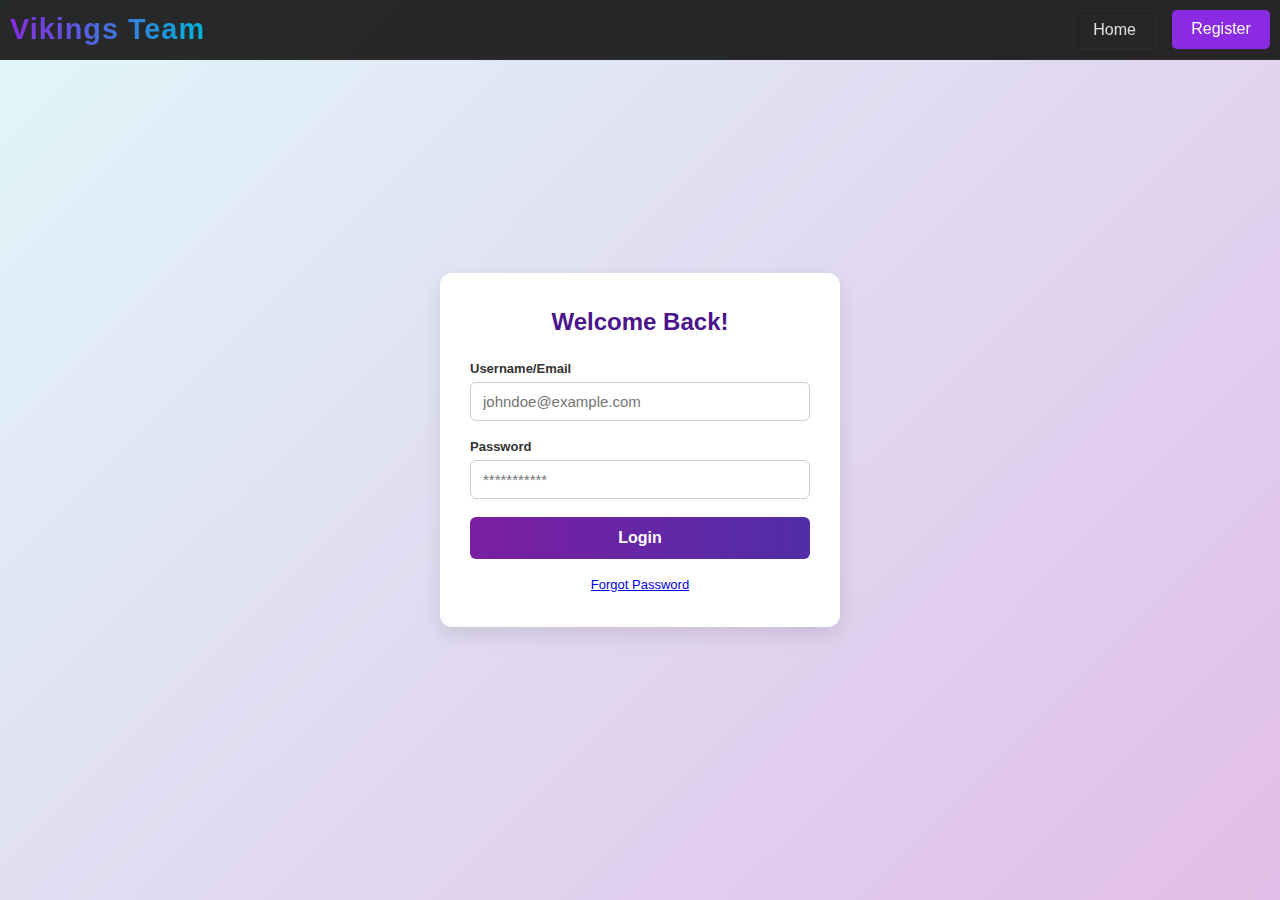
<file: Login/Login.html>
<!DOCTYPE html>
<html lang="en">
<head>
  <meta charset="UTF-8" />
  <meta name="viewport" content="width=device-width, initial-scale=1.0"/>
  <title>Login</title>
  <link rel="stylesheet" href="Login.css" />
</head>
<body>
  <header>
        <div class="logo">Vikings Team</div>
        <nav>
            <div class="nav-actions">
              <a href="/index.html" class="nav-btn login-btn">Home</a>
                <a href="/Register/Register.html" class="nav-btn register-btn">Register</a>
            </div>
        </nav>
    </header>
  <div class="container">
    <form class="registration-form" action="/welcomePage/welcome.html">
      <h2 class="form-title">Welcome Back!</h2>
 
      <div class="form-group">
        <label for="employee-id" class="form-label">Username/Email</label>
        <input type="email" placeholder="johndoe@example.com" id="employee-id" name="employeeId" class="form-input" required />
      </div>
 
      <div class="form-group">
        <label for="employee-pass" class="form-label">Password</label>
        <input type="password" placeholder="***********" id="employee-pass" pass="employeepass" class="form-input" required />
      </div>
      <div class="form-group">
        <button type="submit" class="form-button">Login</button>
      </div>
      <div class="forgot">
        <a href="#">Forgot Password</a>
      </div>
    </form>
  </div>
</body>
</html>
</file>
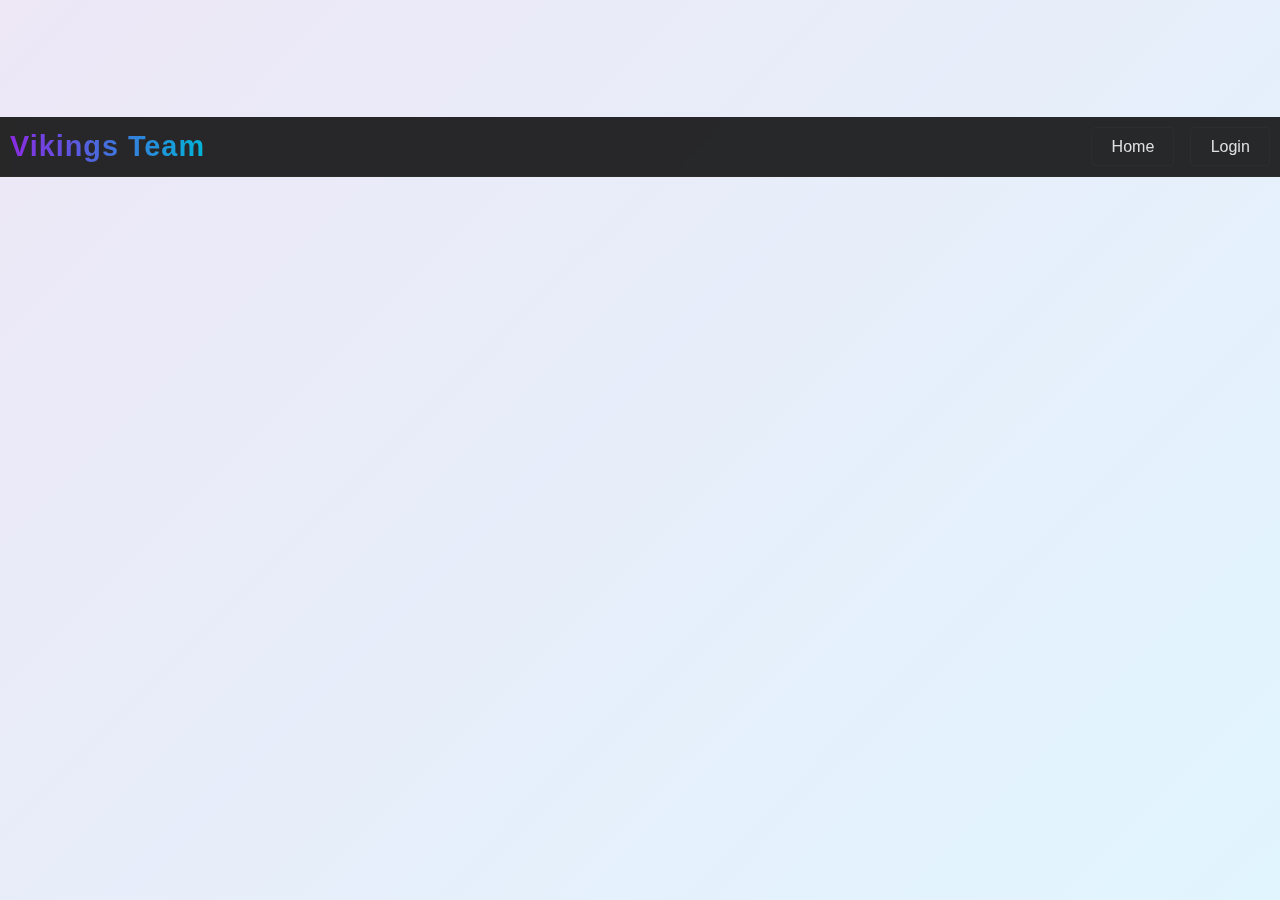
<file: Register/Register.html>
<!DOCTYPE html>
<html lang="en">
<head>
  <meta charset="UTF-8" />
  <meta name="viewport" content="width=device-width, initial-scale=1.0"/>
  <title>Employee Registration</title>
  <link rel="stylesheet" href="/Register/registration.css" />
</head>
<body>
  <header>
        <div class="logo">Vikings Team</div>
        <nav>
            <div class="nav-actions">
              <a href="/index.html" class="nav-btn login-btn">Home</a>
                <a href="/Login/Login.html" class="nav-btn login-btn">Login</a>
            </div>
        </nav>
    </header>
  <div class="form-center">
    <form class="form-card" action="/Login/Login.html">
      <h2 class="form-title">Register</h2>

      <div class="input-group">
        <label for="emp-id" class="input-label">Employee ID</label>
        <input type="text" id="emp-id" name="employeeId" class="input-field" required />
      </div>

      <div class="input-group">
        <label for="emp-name" class="input-label">Full Name</label>
        <input type="text" id="emp-name" name="employeeName" class="input-field" required />
      </div>

      <div class="input-group">
        <label for="email" class="input-label">Email</label>
        <input type="email" id="email" name="email" class="input-field" required />
      </div>

      <div class="input-group">
        <label for="place" class="input-label">Place</label>
        <input type="text" id="place" name="place" class="input-field" required />
      </div>

      <div class="checkbox-container">
        <input type="checkbox" id="terms" required />
        <label for="terms">I agree to the terms & conditions</label>
      </div>

      <button type="submit" class="submit-btn">Register ➜</button>
    </form>
  </div>
</body>
</html>
</file>
<file: Login/Login.css>
* {
  margin: 0;
  padding: 0;
  box-sizing: border-box;
}

/* Body Styling */
body {
  font-family: 'Segoe UI', Tahoma, Geneva, Verdana, sans-serif;
  background: linear-gradient(135deg, #e0f7fa, #e1bee7);
  display: flex;
  justify-content: center;
  align-items: center;
  height: 100vh;
}

header {
  background-color: rgba(18, 18, 18, 0.9);
  backdrop-filter: blur(10px);
  position: fixed;
  width: 100%;
  top: 0;
  z-index: 1000;
  padding: 10px;
  display: flex;
  justify-content: space-between;
  align-items: center;
  border-bottom: 1px solid #2d2d2d;
}

.logo {
  font-size: 1.8rem;
  font-weight: 700;
  background: linear-gradient(to right, #8a2be2, #00b4d8);
  -webkit-background-clip: text;
  background-clip: text;
  color: transparent;
  letter-spacing: 1px;
}

nav {
  display: flex;
  gap: 1rem;
  align-items: center;
}

nav ul {
  display: flex;
  list-style: none;
  gap: 2rem;
}

nav a {
  color: #e0e0e0;
  text-decoration: none;
  font-weight: 500;
  transition: color 0.3s;
  position: relative;
}

nav a:hover {
  color: #8a2be2;
}

nav a::after {
  content: '';
  position: absolute;
  width: 0;
  height: 2px;
  bottom: -5px;
  left: 0;
  background-color: #8a2be2;
  transition: width 0.3s;
}

nav a:hover::after {
  width: 100%;
}

.nav-actions {
  display: flex;
  gap: 1rem;
}

.nav-btn {
  padding: 0.6rem 1.2rem;
  border-radius: 5px;
  font-weight: 500;
  transition: all 0.3s;
  text-decoration: none;
}

.login-btn {
  color: #e0e0e0;
  border: 1px solid #2d2d2d;
}

.login-btn:hover {
  background-color: #2d2d2d;
}

.register-btn {
  background-color: #8a2be2;
  color: white;
}

.register-btn:hover {
  background-color: #6a1b9a;
  transform: translateY(-2px);
}

/* Container */
.container {
  background-color: #ffffff;
  padding: 35px 30px;
  border-radius: 12px;
  box-shadow: 0 8px 20px rgba(0, 0, 0, 0.1);
  width: 400px;
  transition: transform 0.3s ease;
}

.container:hover {
  transform: translateY(-3px);
}

/* Form Title */
.form-title {
  text-align: center;
  margin-bottom: 25px;
  color: #4a148c;
  font-size: 24px;
}

/* Form Group */
.form-group {
  margin-bottom: 18px;
}

/* Labels */
.form-label,
.checkbox-label {
  display: block;
  font-size: small;
  margin-bottom: 6px;
  font-weight: 600;
  color: #333;
}

/* Inputs */
.form-input {
  width: 100%;
  padding: 10px 12px;
  border: 1px solid #ccc;
  border-radius: 6px;
  font-size: 15px;
  transition: border-color 0.3s;
}

.form-input:focus {
  border-color: #7b1fa2;
  outline: none;
}

.forgot {
  font-size: small;
  color: lightskyblue;
  text-align: center;
}

/* Submit Button */
.form-button {
  width: 100%;
  padding: 12px;
  background: linear-gradient(to right, #7b1fa2, #512da8);
  color: #fff;
  border: none;
  border-radius: 6px;
  font-size: 16px;
  font-weight: bold;
  cursor: pointer;
  transition: background 0.3s;
}

.form-button:hover {
  background: linear-gradient(to right, #512da8, #311b92);
}
</file>
<file: Register/registration.css>
/* Reset and Base */
* {
  margin: 0;
  padding: 0;
  box-sizing: border-box;
}

body {
  min-height: 100vh;
  font-family: 'Segoe UI', sans-serif;
  background: linear-gradient(135deg, #ede7f6, #e1f5fe);
  display: flex;
  flex-direction: column;
  justify-content: center;
  align-items: center;
  animation: fadeIn 1s ease-in-out;
}

header {
  background-color: rgba(18, 18, 18, 0.9);
  backdrop-filter: blur(10px);
  /* position: fixed; */
  width: 100%;
  top: 0;
  z-index: 1000;
  padding: 10px;
  display: flex;
  justify-content: space-between;
  align-items: center;
  border-bottom: 1px solid #2d2d2d;
}

.logo {
  font-size: 1.8rem;
  font-weight: 700;
  background: linear-gradient(to right, #8a2be2, #00b4d8);
  -webkit-background-clip: text;
  background-clip: text;
  color: transparent;
  letter-spacing: 1px;
}

nav {
  display: flex;
  gap: 1rem;
  align-items: center;
}

nav ul {
  display: flex;
  list-style: none;
  gap: 2rem;
}

nav a {
  color: #e0e0e0;
  text-decoration: none;
  font-weight: 500;
  transition: color 0.3s;
  position: relative;
}

nav a:hover {
  color: #8a2be2;
}

nav a::after {
  content: '';
  position: absolute;
  width: 0;
  height: 2px;
  bottom: -5px;
  left: 0;
  background-color: #8a2be2;
  transition: width 0.3s;
}

nav a:hover::after {
  width: 100%;
}

.nav-actions {
  display: flex;
  gap: 1rem;
}

.nav-btn {
  padding: 0.6rem 1.2rem;
  border-radius: 5px;
  font-weight: 500;
  transition: all 0.3s;
  text-decoration: none;
}

.login-btn {
  color: #e0e0e0;
  border: 1px solid #2d2d2d;
}

.login-btn:hover {
  background-color: #2d2d2d;
}

/* Form Container */
.form-center {
  width: 50%;
  padding: 20px;
}

.form-card {
  background: #ffffff;
  border-radius: 12px;
  padding: 40px 40px; /* Slightly more horizontal padding */
  box-shadow: 0 8px 24px rgba(0, 0, 0, 0.08);
  border: 1px solid #e0e0e0;
  animation: slideUp 0.8s ease forwards;
  opacity: 0;
}


.form-title {
  text-align: left;
  margin-bottom: 30px;
  color: #512da8;
  font-size: 26px;
  font-weight: 600;
  border-left: 4px solid #7b1fa2;
  padding-left: 10px;
}

.input-group {
  margin-bottom: 20px;
  opacity: 0;
  transform: translateY(20px);
  animation: fieldFade 0.6s ease forwards;
  animation-delay: 0.3s;
}

.input-group:nth-child(2) { animation-delay: 0.4s; }
.input-group:nth-child(3) { animation-delay: 0.5s; }
.input-group:nth-child(4) { animation-delay: 0.6s; }
.input-group:nth-child(5) { animation-delay: 0.7s; }

.input-label {
  display: block;
  margin-bottom: 6px;
  font-size: 14px;
  color: #333;
  font-weight: 500;
}

.input-field {
  width: 100%;
  padding: 12px 14px;
  border: 1px solid #ccc;
  border-radius: 6px;
  font-size: 15px;
  transition: border-color 0.3s, box-shadow 0.3s;
}

.input-field:focus {
  border-color: #7b1fa2;
  box-shadow: 0 0 0 3px rgba(123, 31, 162, 0.1);
  outline: none;
}

.checkbox-container {
  display: flex;
  align-items: center;
  font-size: 14px;
  margin-bottom: 20px;
  color: #444;
  animation: fieldFade 0.6s ease forwards;
  animation-delay: 0.8s;
  opacity: 0;
  transform: translateY(20px);
}

.checkbox-container input {
  margin-right: 10px;
  accent-color: #7b1fa2;
}

.submit-btn {
  width: 100%;
  padding: 14px;
  background-color: #7b1fa2;
  color: white;
  border: none;
  border-radius: 6px;
  font-size: 16px;
  font-weight: bold;
  cursor: pointer;
  transition: background-color 0.3s ease, transform 0.2s ease;
  animation: fieldFade 0.6s ease forwards;
  animation-delay: 0.9s;
  opacity: 0;
  transform: translateY(20px);
}

.submit-btn:hover {
  background-color: #512da8;
  transform: scale(1.03);
}

/* Animations */
@keyframes fadeIn {
  from { opacity: 0; }
  to { opacity: 1; }
}

@keyframes slideUp {
  to {
    transform: translateY(0);
    opacity: 1;
  }
}

@keyframes fieldFade {
  to {
    opacity: 1;
    transform: translateY(0);
  }
}

/* Responsive */
@media (max-width: 480px) {
  .form-card {
    padding: 30px 20px;
  }

  .form-title {
    font-size: 22px;
  }
}
</file>
